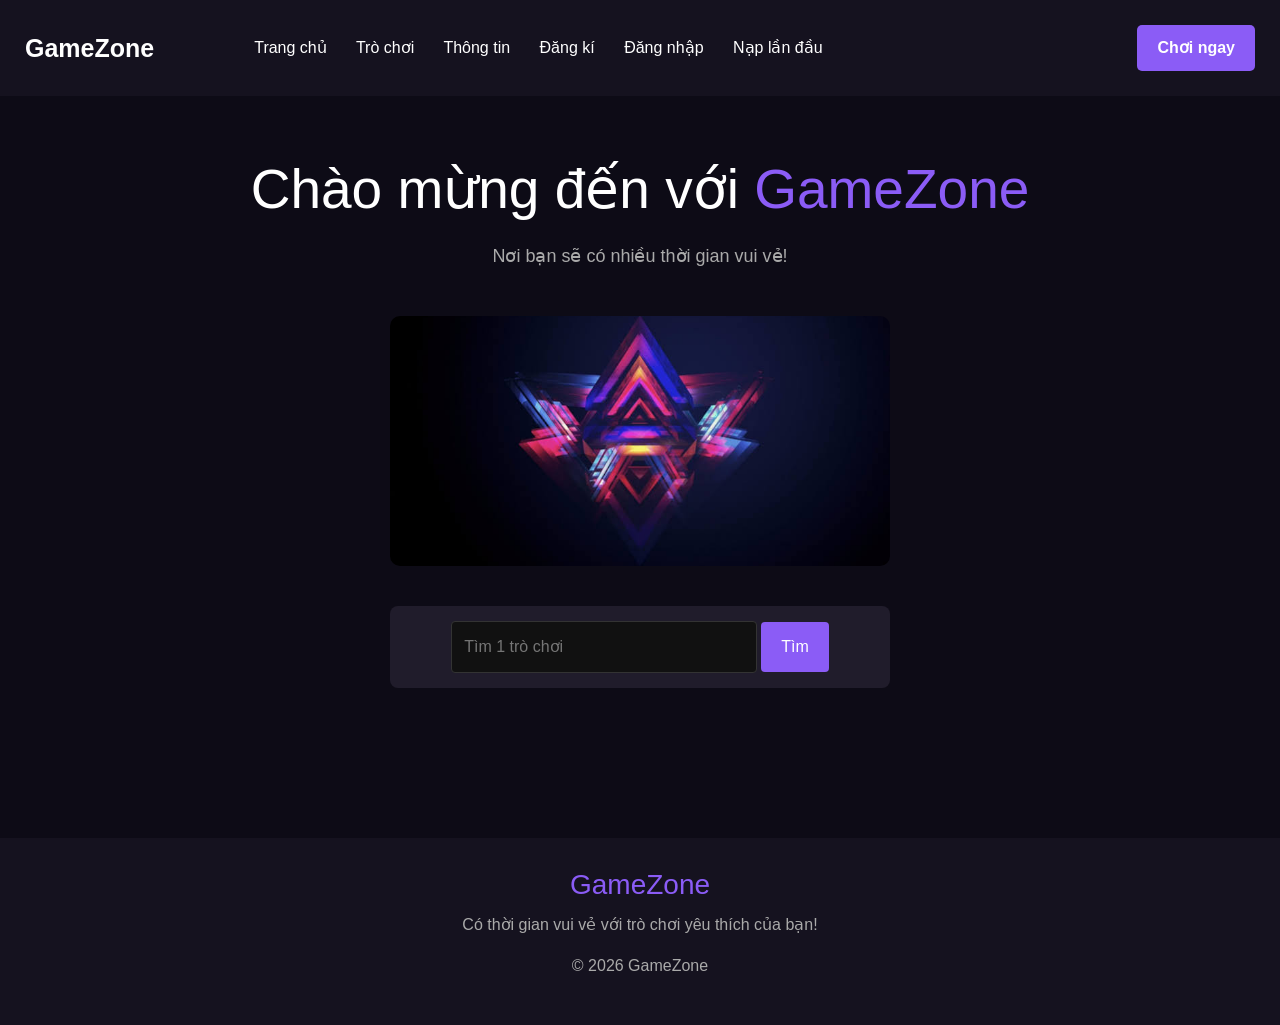
<file: page.html/index.html>
<!DOCTYPE html>
<html lang="en">
<head>
    <meta charset="UTF-8">
    <meta name="viewport" content="width=device-width, initial-scale=1.0">
    <title>Document</title>
    <link rel="stylesheet" href="https://cdn.jsdelivr.net/npm/bootstrap@4.1.3/dist/css/bootstrap.min.css" integrity="sha384-MCw98/SFnGE8fJT3GXwEOngsV7Zt27NXFoaoApmYm81iuXoPkFOJwJ8ERdknLPMO" crossorigin="anonymous">
    <link rel="stylesheet" href="style.css">
</head>
<body>

    <header>

        <div class="logo">GameZone</div>

        <nav>
            <a href="index.html">Trang chủ</a>
            <a href="trochoi.html">Trò chơi</a>
            <a href="tintuc.html">Thông tin</a>
            <a href="dangky.html">Đăng kí</a>
            <a href="dangnhap.html">Đăng nhập</a>
            <a href="naplandau.html">Nạp lần đầu</a>
        </nav>

        <button>Chơi ngay</button>

    </header>

    <main>

        <h1>Chào mừng đến với <span>GameZone</span></h1>

        <p>
            Nơi bạn sẽ có nhiều thời gian vui vẻ!
        </p>

        <img src="game.jpg" alt="Game image">

        <div class="box">

            <input type="text" placeholder="Tìm 1 trò chơi">

            <button>Tìm  </button>

        </div>

    </main>

    <footer>

        <h3>GameZone</h3>

        <p>Có thời gian vui vẻ với trò chơi yêu thích của bạn!</p>

        <p>© 2026 GameZone</p>

    </footer>

</body>

</html>
</file>
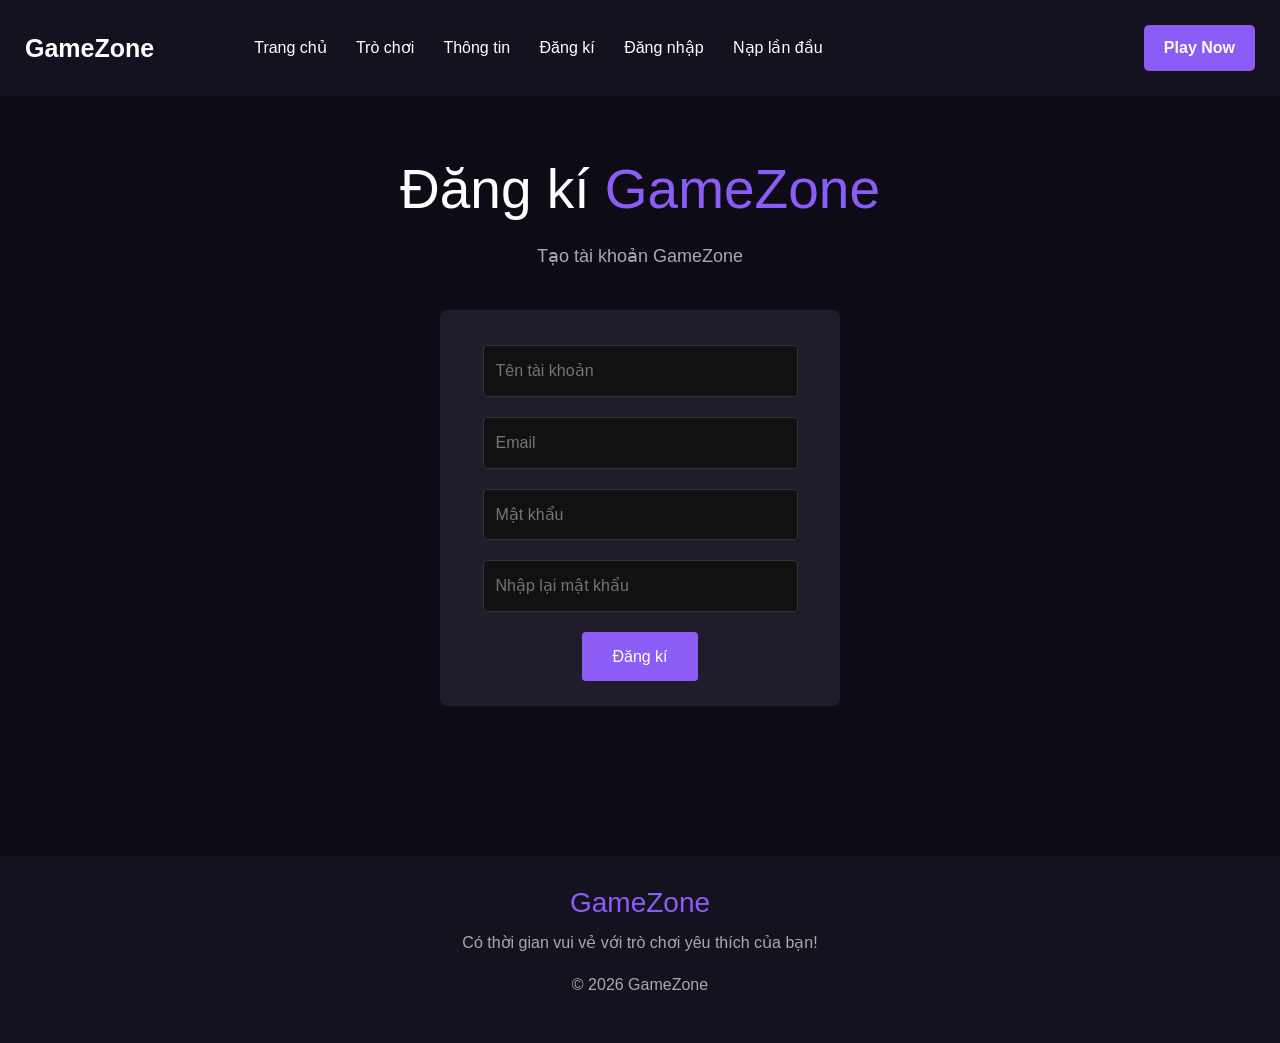
<file: page.html/dangky.html>
<!DOCTYPE html>
<html lang="en">
<head>
    <meta charset="UTF-8">
    <meta name="viewport" content="width=device-width, initial-scale=1.0">
    <title>Document</title>
    <link rel="stylesheet" href="https://cdn.jsdelivr.net/npm/bootstrap@4.1.3/dist/css/bootstrap.min.css" integrity="sha384-MCw98/SFnGE8fJT3GXwEOngsV7Zt27NXFoaoApmYm81iuXoPkFOJwJ8ERdknLPMO" crossorigin="anonymous">
    <link rel="stylesheet" href="style.css">
</head>
<body>

    <header>

        <div class="logo">GameZone</div>

        <nav>
            <a href="index.html">Trang chủ</a>
            <a href="trochoi.html">Trò chơi</a>
            <a href="tintuc.html">Thông tin</a>
            <a href="dangky.html">Đăng kí</a>
            <a href="dangnhap.html">Đăng nhập</a>
            <a href="naplandau.html">Nạp lần đầu</a>
        </nav>

        <button>Play Now</button>

    </header>

    <main>

        <h1>Đăng kí <span>GameZone</span></h1>

        <p>Tạo tài khoản GameZone</p>

        <div class="form">

            <input type="text" placeholder="Tên tài khoản">

            <input type="email" placeholder="Email">

            <input type="password" placeholder="Mật khẩu">

            <input type="password" placeholder="Nhập lại mật khẩu">

            <button>Đăng kí</button>

        </div>

    </main>

    <footer>

        <h3>GameZone</h3>

        <p>Có thời gian vui vẻ với trò chơi yêu thích của bạn!</p>

        <p>© 2026 GameZone</p>

    </footer>

</body>

</html>
</file>
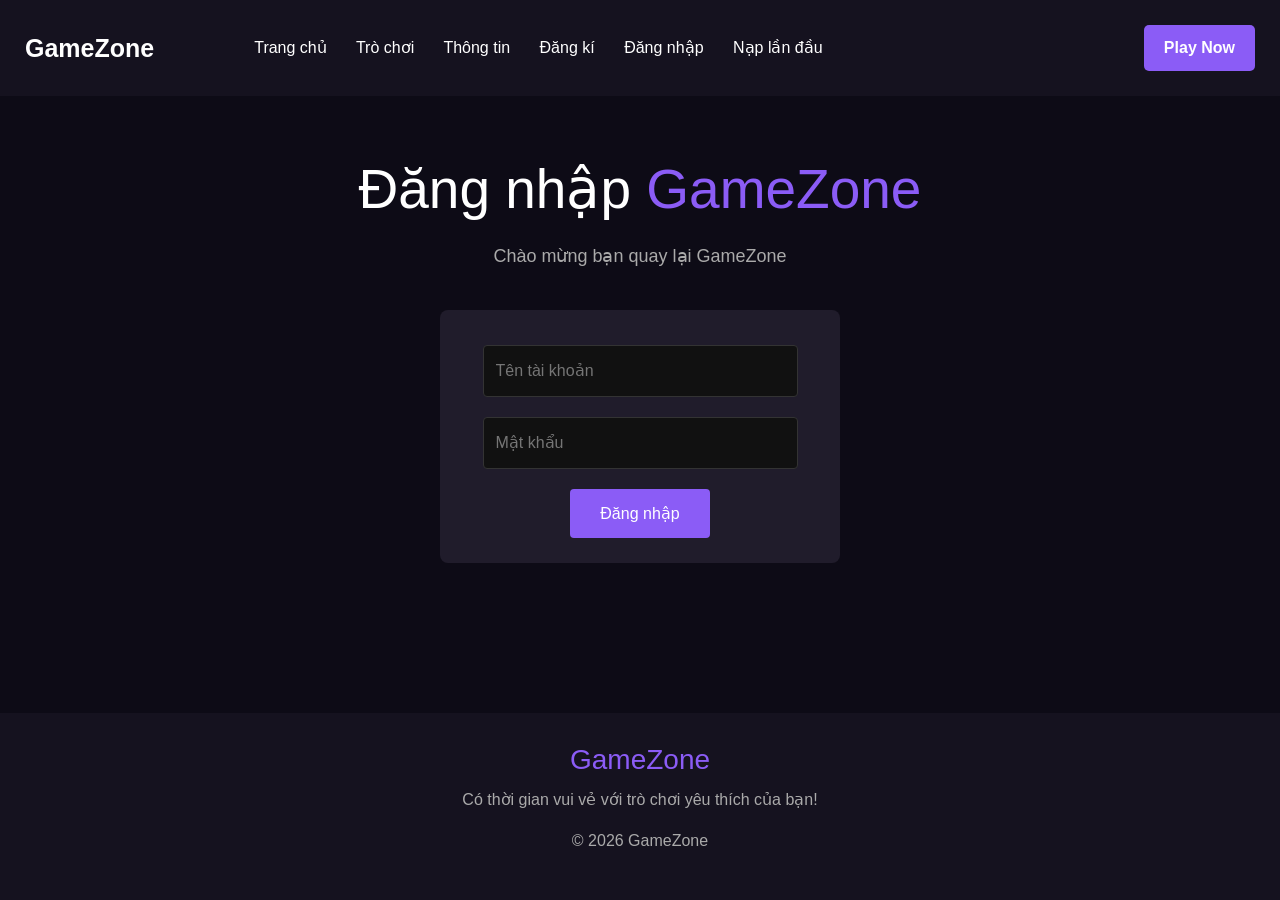
<file: page.html/dangnhap.html>
<!DOCTYPE html>
<html lang="en">
<head>
    <meta charset="UTF-8">
    <meta name="viewport" content="width=device-width, initial-scale=1.0">
    <title>Document</title>
    <link rel="stylesheet" href="https://cdn.jsdelivr.net/npm/bootstrap@4.1.3/dist/css/bootstrap.min.css" integrity="sha384-MCw98/SFnGE8fJT3GXwEOngsV7Zt27NXFoaoApmYm81iuXoPkFOJwJ8ERdknLPMO" crossorigin="anonymous">
    <link rel="stylesheet" href="style.css">
</head>
<body>

    <header>

        <div class="logo">GameZone</div>

        <nav>
            <a href="index.html">Trang chủ</a>
            <a href="trochoi.html">Trò chơi</a>
            <a href="tintuc.html">Thông tin</a>
            <a href="dangky.html">Đăng kí</a>
            <a href="dangnhap.html">Đăng nhập</a>
            <a href="naplandau.html">Nạp lần đầu</a>
        </nav>

        <button>Play Now</button>

    </header>

    <main>

        <h1>Đăng nhập <span>GameZone</span></h1>

        <p>Chào mừng bạn quay lại GameZone</p>

        <div class="form">

            <input type="text" placeholder="Tên tài khoản">

            <input type="password" placeholder="Mật khẩu">

            <button>Đăng nhập</button>

        </div>

    </main>

    <footer>

        <h3>GameZone</h3>

        <p>Có thời gian vui vẻ với trò chơi yêu thích của bạn!</p>

        <p>© 2026 GameZone</p>

    </footer>

</body>

</html>
</file>
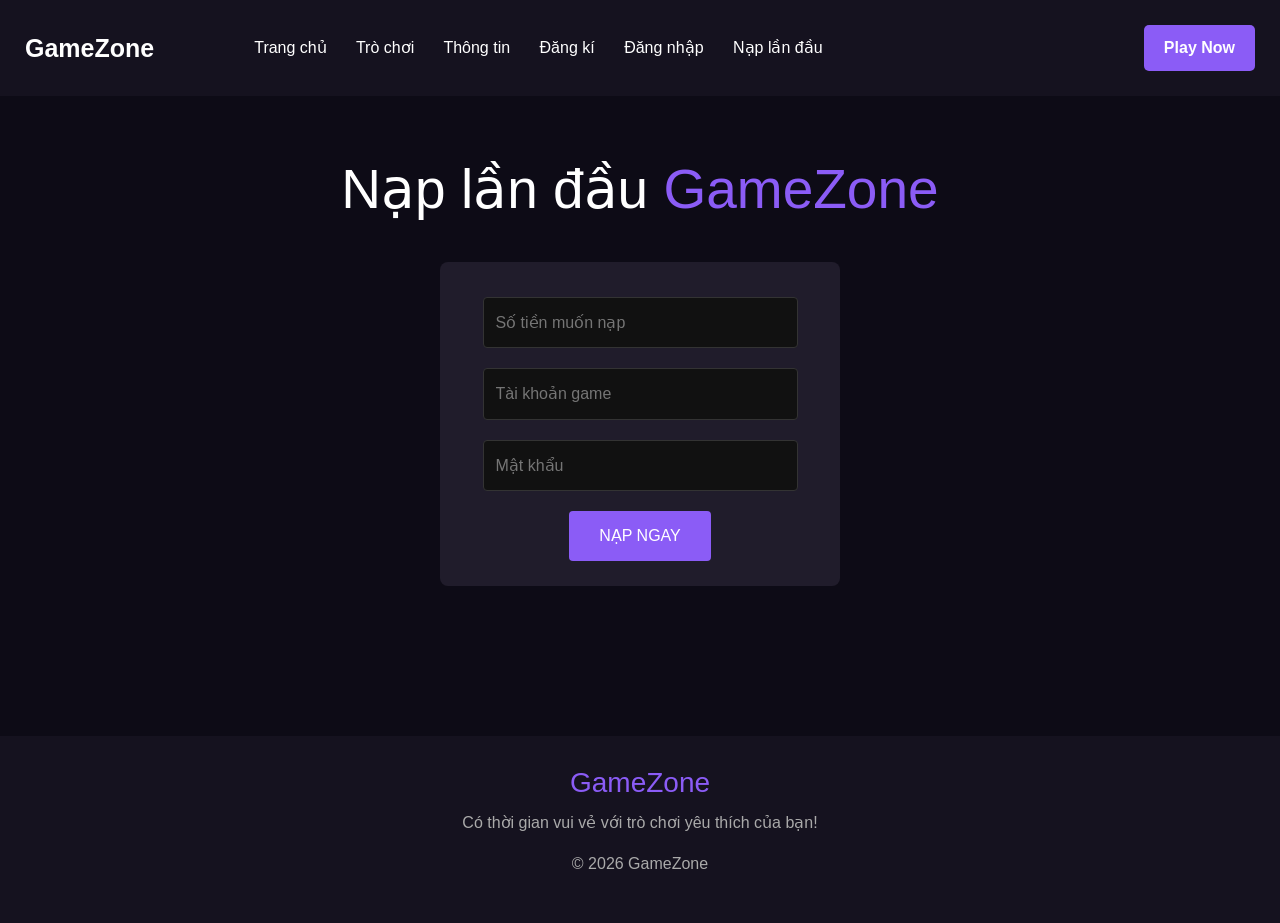
<file: page.html/naplandau.html>
<!DOCTYPE html>
<html lang="en">
<head>
    <meta charset="UTF-8">
    <meta name="viewport" content="width=device-width, initial-scale=1.0">
    <title>Document</title>
    <link rel="stylesheet" href="https://cdn.jsdelivr.net/npm/bootstrap@4.1.3/dist/css/bootstrap.min.css" integrity="sha384-MCw98/SFnGE8fJT3GXwEOngsV7Zt27NXFoaoApmYm81iuXoPkFOJwJ8ERdknLPMO" crossorigin="anonymous">
    <link rel="stylesheet" href="style.css">
</head>
<body>

    <header>

        <div class="logo">GameZone</div>

        <nav>
            <a href="index.html">Trang chủ</a>
            <a href="trochoi.html">Trò chơi</a>
            <a href="tintuc.html">Thông tin</a>
            <a href="dangky.html">Đăng kí</a>
            <a href="dangnhap.html">Đăng nhập</a>
            <a href="naplandau.html">Nạp lần đầu</a>
        </nav>
        
        <button>Play Now</button>

    </header>

    <main>

        <h1>Nạp lần đầu <span>GameZone</span></h1>

        
        <div class="form">
            <input type="'number'" placeholder="Số tiền muốn nạp">

            <input type="email" placeholder="Tài khoản game">

            <input type="password" placeholder="Mật khẩu">

            <button>NẠP NGAY</button>
        </div>
    </main>
    
    <footer>

        <h3>GameZone</h3>

        <p>Có thời gian vui vẻ với trò chơi yêu thích của bạn!</p>

        <p>© 2026 GameZone</p>

    </footer>
</body>
</html>
</file>
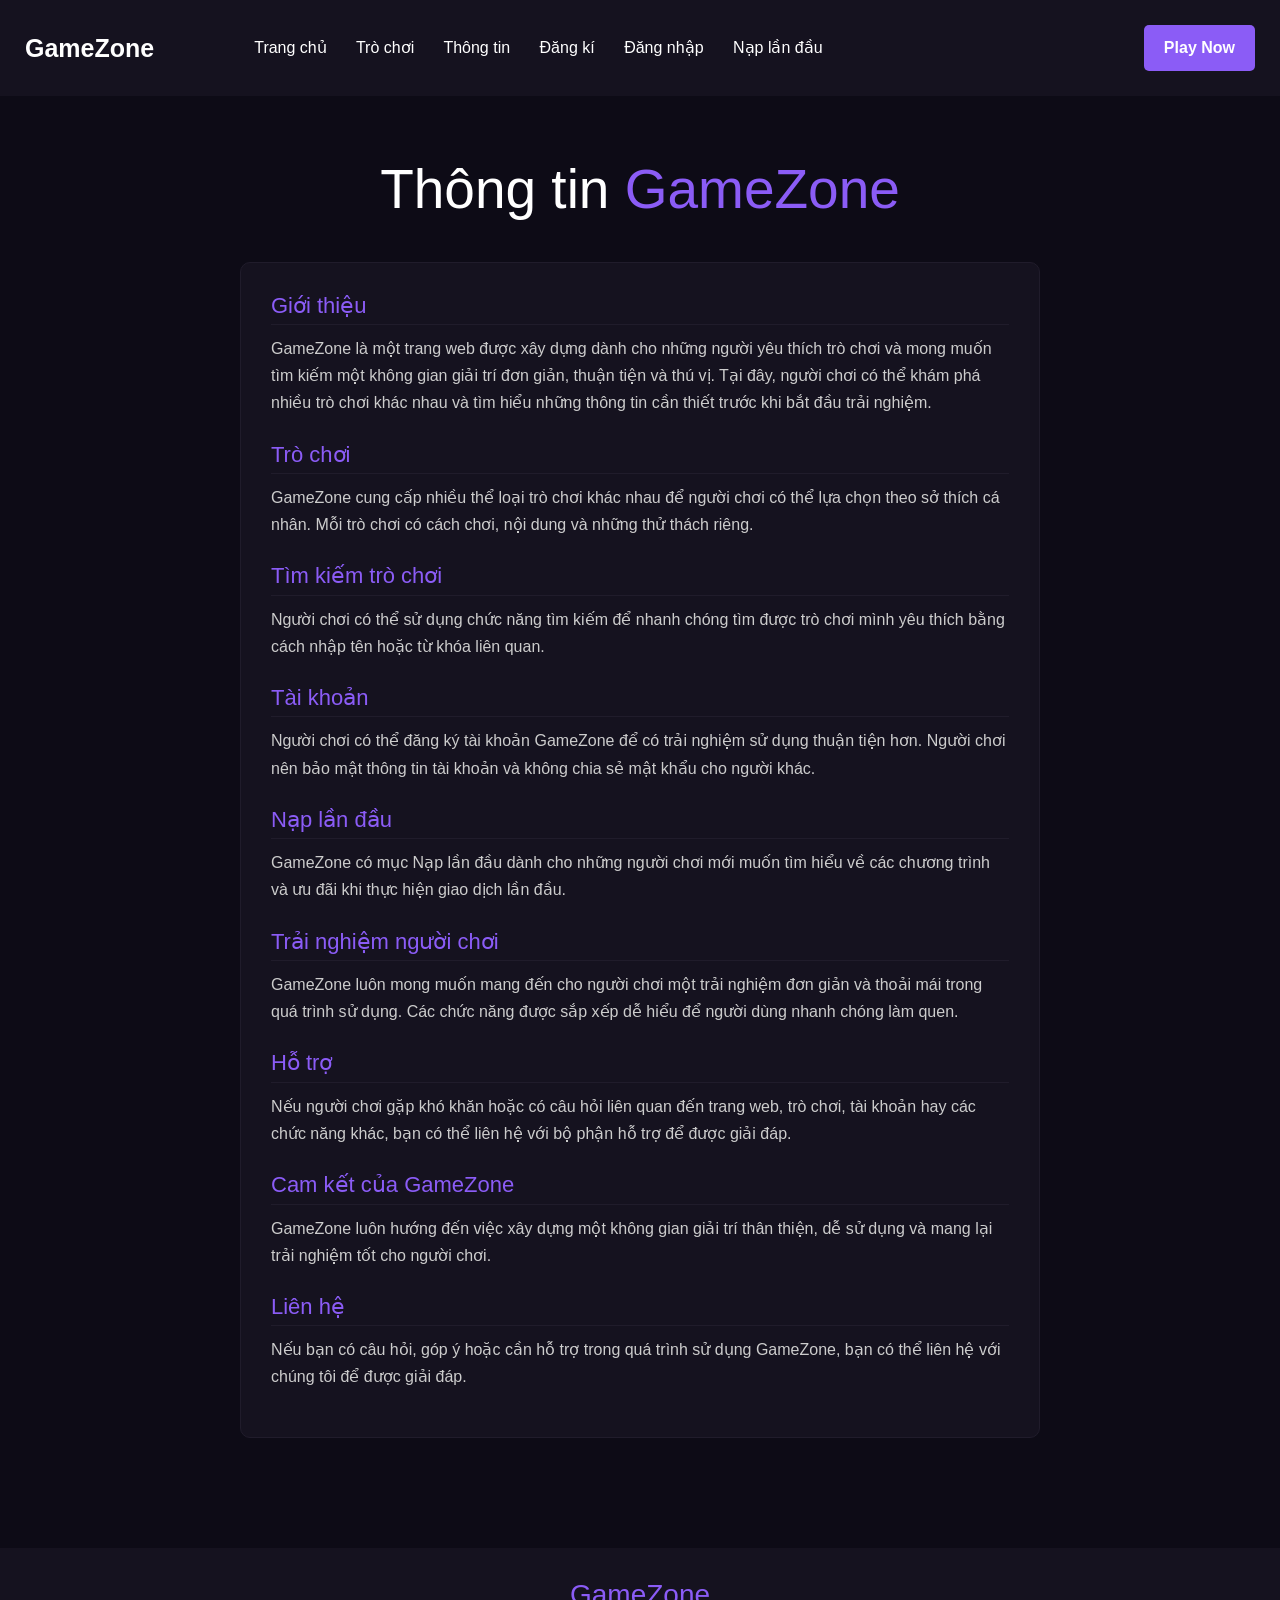
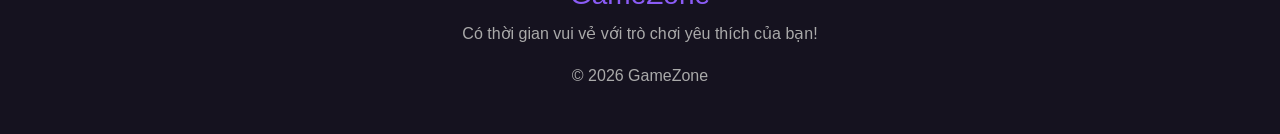
<file: page.html/tintuc.html>
<!DOCTYPE html>
<html lang="en">
<head>
    <meta charset="UTF-8">
    <meta name="viewport" content="width=device-width, initial-scale=1.0">
    <title>Document</title>
    <link rel="stylesheet" href="https://cdn.jsdelivr.net/npm/bootstrap@4.1.3/dist/css/bootstrap.min.css" integrity="sha384-MCw98/SFnGE8fJT3GXwEOngsV7Zt27NXFoaoApmYm81iuXoPkFOJwJ8ERdknLPMO" crossorigin="anonymous">
    <link rel="stylesheet" href="style.css">
</head>

<body>

    <header>

        <div class="logo">GameZone</div>

        <nav>
            <a href="index.html">Trang chủ</a>
            <a href="trochoi.html">Trò chơi</a>
            <a href="tintuc.html">Thông tin</a>
            <a href="dangky.html">Đăng kí</a>
            <a href="dangnhap.html">Đăng nhập</a>
            <a href="naplandau.html">Nạp lần đầu</a>
        </nav>

        <button>Play Now</button>

    </header>


    <main>
        <h1>Thông tin <span>GameZone</span></h1>

        <div class="thongtin text-left">

            <h2>Giới thiệu</h2>

            <p>
                GameZone là một trang web được xây dựng dành cho những người
                yêu thích trò chơi và mong muốn tìm kiếm một không gian giải trí
                đơn giản, thuận tiện và thú vị. Tại đây, người chơi có thể khám
                phá nhiều trò chơi khác nhau và tìm hiểu những thông tin cần
                thiết trước khi bắt đầu trải nghiệm.

            </p>


            <h2>Trò chơi</h2>
            <p>
                GameZone cung cấp nhiều thể loại trò chơi khác nhau để người
                chơi có thể lựa chọn theo sở thích cá nhân. Mỗi trò chơi có
                cách chơi, nội dung và những thử thách riêng.

            </p>

            <h2>Tìm kiếm trò chơi</h2>
            <p>
                Người chơi có thể sử dụng chức năng tìm kiếm để nhanh chóng
                tìm được trò chơi mình yêu thích bằng cách nhập tên hoặc
                từ khóa liên quan.

            </p>

            <h2>Tài khoản</h2>
            <p>
                Người chơi có thể đăng ký tài khoản GameZone để có trải nghiệm
                sử dụng thuận tiện hơn. Người chơi nên bảo mật thông tin tài
                khoản và không chia sẻ mật khẩu cho người khác.

            </p>

            <h2>Nạp lần đầu</h2>
            <p>
                GameZone có mục Nạp lần đầu dành cho những người chơi mới muốn
                tìm hiểu về các chương trình và ưu đãi khi thực hiện giao dịch
                lần đầu.

            </p>

            <h2>Trải nghiệm người chơi</h2>
            <p>
                GameZone luôn mong muốn mang đến cho người chơi một trải nghiệm
                đơn giản và thoải mái trong quá trình sử dụng. Các chức năng
                được sắp xếp dễ hiểu để người dùng nhanh chóng làm quen.
            </p>


            <h2>Hỗ trợ</h2>
            <p>
                Nếu người chơi gặp khó khăn hoặc có câu hỏi liên quan đến trang
                web, trò chơi, tài khoản hay các chức năng khác, bạn có thể
                liên hệ với bộ phận hỗ trợ để được giải đáp.

            </p>


            <h2>Cam kết của GameZone</h2>
            <p>
                GameZone luôn hướng đến việc xây dựng một không gian giải trí
                thân thiện, dễ sử dụng và mang lại trải nghiệm tốt cho người chơi.

            </p>


            <h2>Liên hệ</h2>
            <p>
                Nếu bạn có câu hỏi, góp ý hoặc cần hỗ trợ trong quá trình sử dụng
                GameZone, bạn có thể liên hệ với chúng tôi để được giải đáp.

            </p>

        </div>

    </main>


    <footer>

        <h3>GameZone</h3>

        <p>Có thời gian vui vẻ với trò chơi yêu thích của bạn!</p>

        <p>© 2026 GameZone</p>

    </footer>

</body>
</html>
</file>
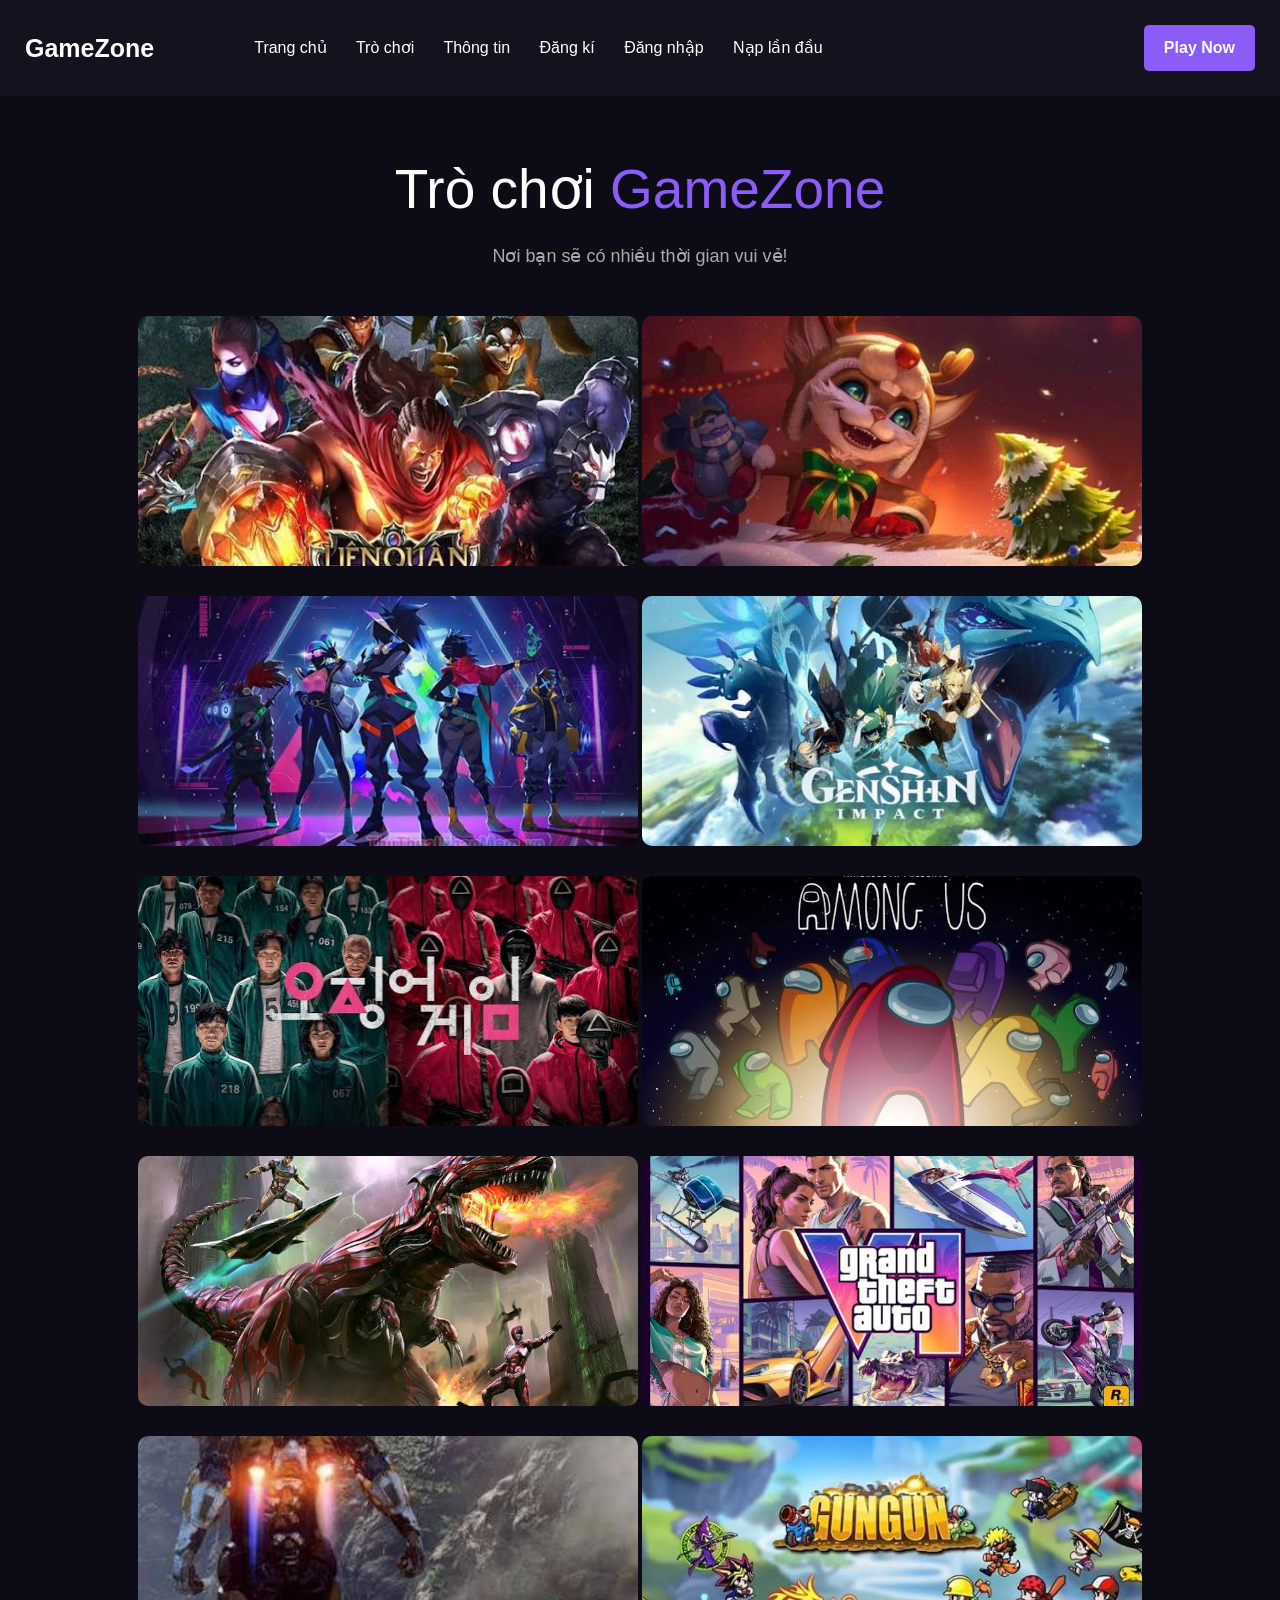
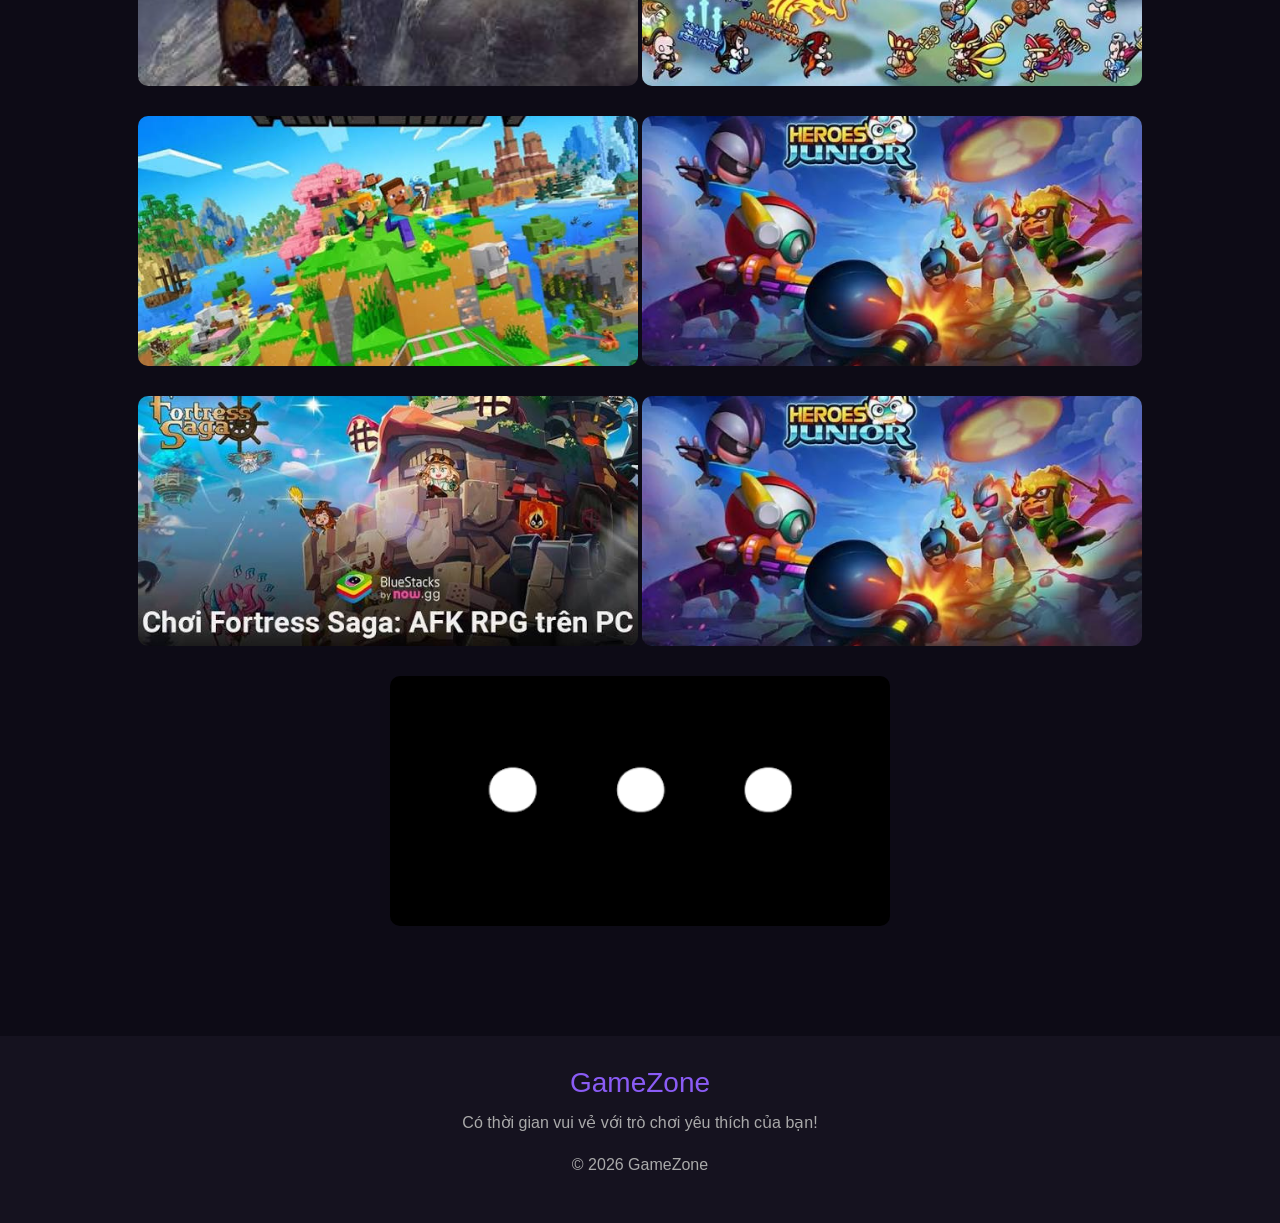
<file: page.html/trochoi.html>
<!DOCTYPE html>
<html lang="en">
<head>
    <meta charset="UTF-8">
    <meta name="viewport" content="width=device-width, initial-scale=1.0">
    <title>Document</title>
    <link rel="stylesheet" href="https://cdn.jsdelivr.net/npm/bootstrap@4.1.3/dist/css/bootstrap.min.css" integrity="sha384-MCw98/SFnGE8fJT3GXwEOngsV7Zt27NXFoaoApmYm81iuXoPkFOJwJ8ERdknLPMO" crossorigin="anonymous">
    <link rel="stylesheet" href="style.css">
</head>
<body>

    <header>

        <div class="logo">GameZone</div>

        <nav>
            <a href="index.html">Trang chủ</a>
            <a href="trochoi.html">Trò chơi</a>
            <a href="tintuc.html">Thông tin</a>
            <a href="dangky.html">Đăng kí</a>
            <a href="dangnhap.html">Đăng nhập</a>
            <a href="naplandau.html">Nạp lần đầu</a>
        </nav>

        <button>Play Now</button>

    </header>

        <main>
        <h1>Trò chơi <span>GameZone</span></h1>
        <p>
            Nơi bạn sẽ có nhiều thời gian vui vẻ!
        </p>
        <button><img src="game1.jpg" alt="Game image"></button>
        <button><img src="game2.jpg" alt="Game image"></button>
        <button><img src="game3.jpg" alt="Game image"></button>
        <button><img src="game4.jpg" alt="Game image"></button>
        <button><img src="game5.jpg" alt="Game image"></button>
        <button><img src="game6.jpg" alt="Game image"></button>
        <button><img src="game7.jpg" alt="Game image"></button>
        <button><img src="game8.jpg" alt="Game image"></button>
        <button><img src="game9.jpg" alt="Game image"></button>
        <button><img src="game10.jpg" alt="Game image"></button>
        <button><img src="game11.jpg" alt="Game image"></button>
        <button><img src="game12.jpg" alt="Game image"></button>
        <button><img src="game13.jpg" alt="Game image"></button>
        <button><img src="game14.jpg" alt="Game image"></button>
        <button><img src="game15.png" alt="Game image"></button>
    </main>

    <footer>

        <h3>GameZone</h3>

        <p>Có thời gian vui vẻ với trò chơi yêu thích của bạn!</p>

        <p>© 2026 GameZone</p>

    </footer>

</body>

</html>
</file>
<file: page.html/style.css>
* {
    margin: 0;
    padding: 0;
    box-sizing: border-box;
}

body {
    background: #0d0b16;
    color: white;
    font-family: Arial, sans-serif;
    line-height: 1.6;
}


header {
    padding: 25px;
    background: #15121f;
    display: flex;
    align-items: center;
}

.logo {
    font-size: 25px;
    font-weight: bold;
}

nav {
    margin-left: 100px;
}

nav a {
    color: white;
    text-decoration: none;
    margin-right: 25px;
    transition: color 0.3s ease;
}

nav a:hover {
    color: #8b5cf6;
}

header button {
    margin-left: auto;
    padding: 10px 20px;
    background: #8b5cf6;
    color: white;
    border: none;
    border-radius: 5px;
    cursor: pointer;
    font-weight: bold;
    transition: background 0.3s ease;
}

header button:hover {
    background: #7c3aed;
}


main {
    text-align: center;
    padding: 60px 20px;
}

h1 {
    font-size: 55px;
    margin-bottom: 20px;
}

h1 span {
    color: #8b5cf6;
}

main p {
    margin-top: 20px;
    color: #aaa;
    font-size: 18px;
}

main img {
    width: 500px;
    height: 250px;
    object-fit: cover;
    margin-top: 30px;
    border-radius: 10px;
}


.thongtin {
    text-align: left;
    max-width: 800px;
    margin: 40px auto 0 auto;
    padding: 30px;
    background: #15121f;
    border-radius: 10px;
    border: 1px solid #201c2b;
}

.thongtin h2 {
    color: #8b5cf6;
    font-size: 22px;
    margin-top: 25px;
    margin-bottom: 10px;
    border-bottom: 1px solid #201c2b;
    padding-bottom: 5px;
}

.thongtin h2:first-of-type {
    margin-top: 0;
}

.thongtin p {
    color: #ccc;
    font-size: 16px;
    margin-top: 0;
    line-height: 1.7;
}


.box {
    width: 500px;
    margin: 40px auto;
    padding: 15px;
    background: #201c2b;
    border-radius: 8px;
}

input {
    width: 65%;
    padding: 12px;
    background: #111;
    color: white;
    border: 1px solid #333;
    border-radius: 4px;
}

.box button {
    padding: 12px 20px;
    background: #8b5cf6;
    color: white;
    border: none;
    border-radius: 4px;
    cursor: pointer;
}

.form {
    width: 400px;
    margin: 40px auto;
    padding: 25px;
    background: #201c2b;
    border-radius: 8px;
}

.form input {
    width: 90%;
    margin: 10px 0;
    padding: 12px;
    background: #111;
    color: white;
    border: 1px solid #333;
    border-radius: 4px;
}

.form button {
    margin-top: 10px;
    padding: 12px 30px;
    background: #8b5cf6;
    color: white;
    border: none;
    border-radius: 4px;
    cursor: pointer;
}


footer {
    margin-top: 50px;
    padding: 30px;
    background: #15121f;
    text-align: center;
}

footer h3 {
    color: #8b5cf6;
    margin-bottom: 10px;
}

footer p {
    margin-top: 5px;
    color: #aaa;
}
button {
    background: none;
    border: none;
    padding: 0;
}
</file>
